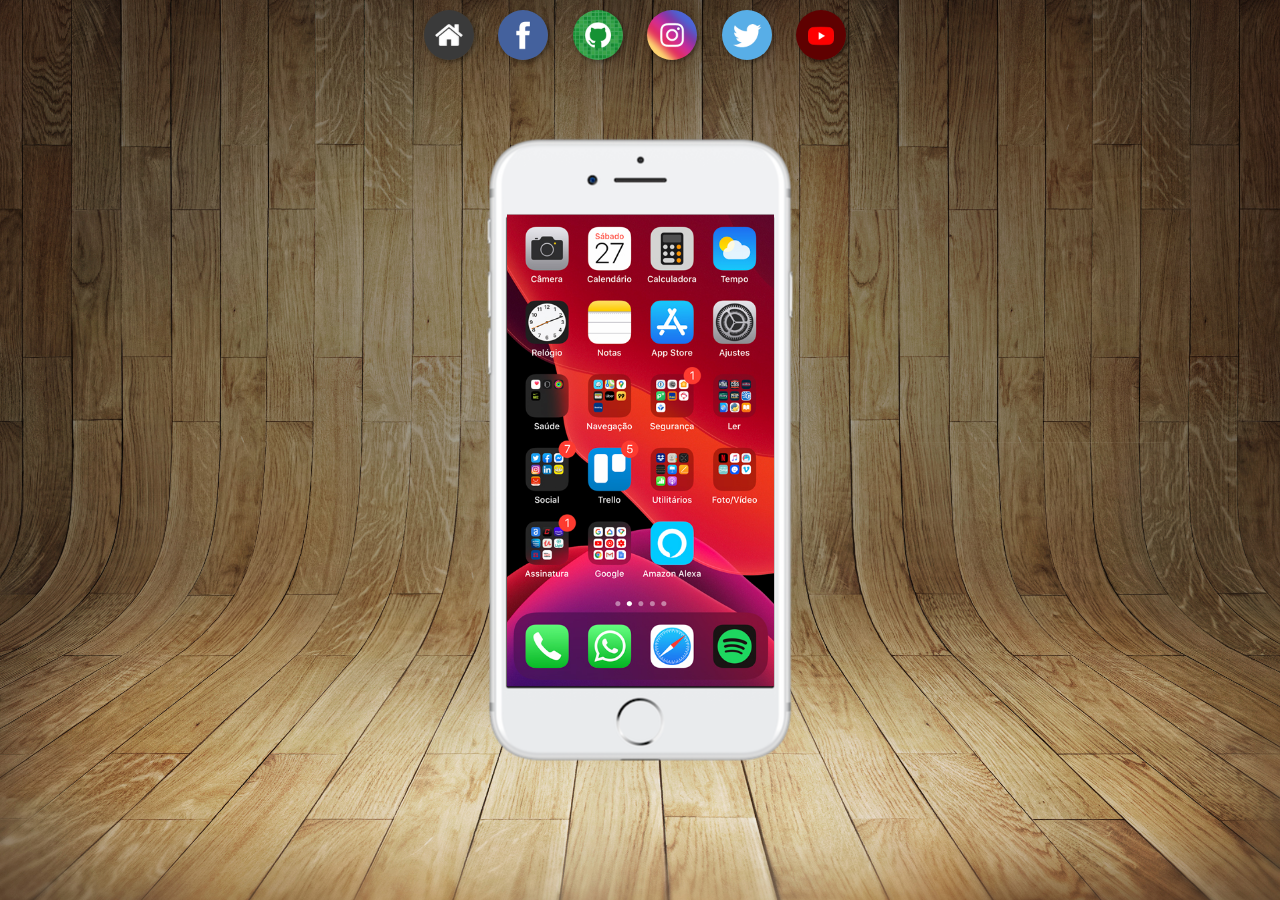
<file: index.html>
<!DOCTYPE html>
<html lang="pt-br">
<head>
    <meta charset="UTF-8">
    <meta http-equiv="X-UA-Compatible" content="IE=edge">
    <meta name="viewport" content="width=device-width, initial-scale=1.0">
    <title>Projeto Redes Sociais</title>
    <link rel="stylesheet" href="estilos/style.css">
    <link rel="shortcut icon" href="favicon.ico" type="image/x-icon">
</head>
<body>
    <main>
        <section id="phone">
            <iframe src="home.html" frameborder="0" name="screen" id="screen-phone">
                Seu navegador não é compatível
            </iframe>

        </section>

        <section id="social-medias">
            <a href="home.html" target="screen"><img src="imagens/logo-home.jpg" alt="home"></a>  
            
            <a href="facebook.html" target="screen"><img src="imagens/logo-facebook.jpg" alt="facebook"></a>
            
            <a href="github.html" target="screen"><img src="imagens/logo-github.jpg" alt="github"></a>  
           
            <a href="instagram.html" target="screen"><img src="imagens/logo-instagram.jpg" alt="instagram"></a>  
           
            <a href="twitter.html" target="screen"><img src="imagens/logo-twitter.jpg" alt="twitter"></a> 

            <a href="youtube.html" target="screen"><img src="imagens/logo-youtube.jpg" alt="youtube"></a>  
            
        </section>
    </main>
    
</body>
</html>
</file>
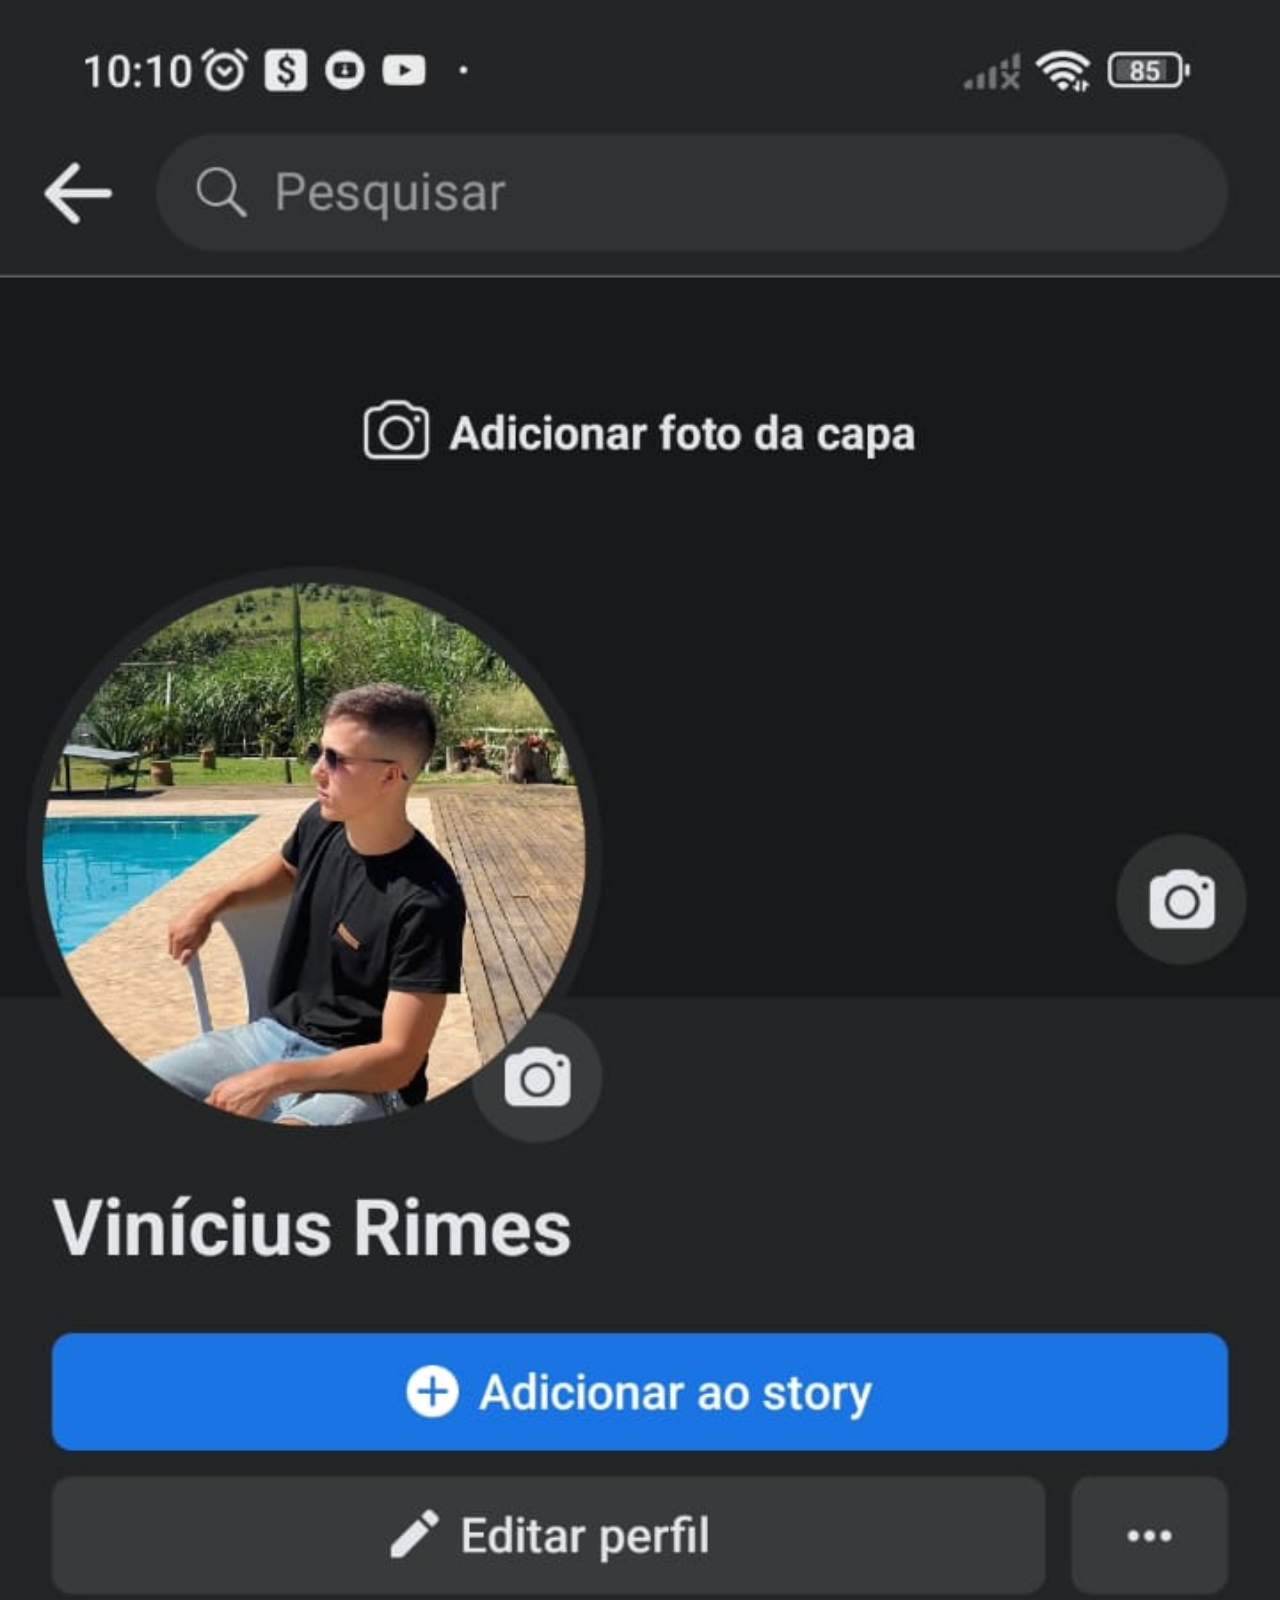
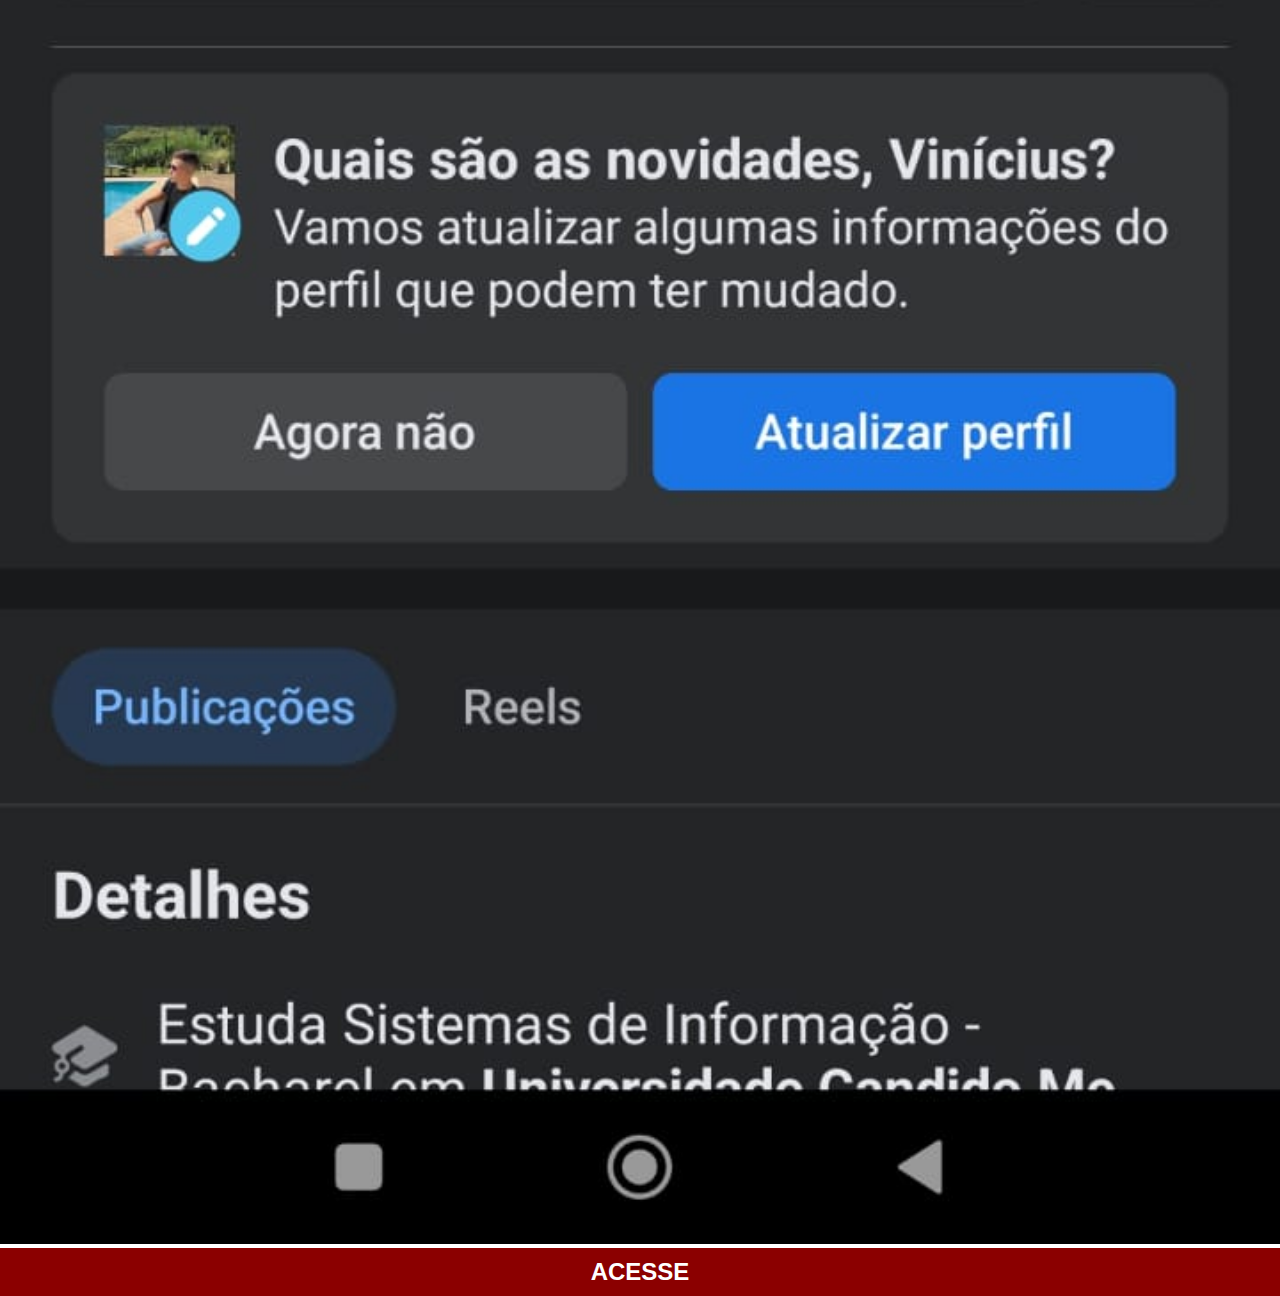
<file: facebook.html>
<!DOCTYPE html>
<html lang="pt-br">
<head>
    <meta charset="UTF-8">
    <meta http-equiv="X-UA-Compatible" content="IE=edge">
    <meta name="viewport" content="width=device-width, initial-scale=1.0">
    <title>Facebook</title>
    <link rel="stylesheet" href="estilos/social-medias.css">
</head>
<body>
    <img src="imagens/facebook.jpeg" alt="tela-youtube">
    <a href="https://www.facebook.com/vinicius.rimes.7/" target="_blank">ACESSE</a>
    
</body>
</html>
</file>
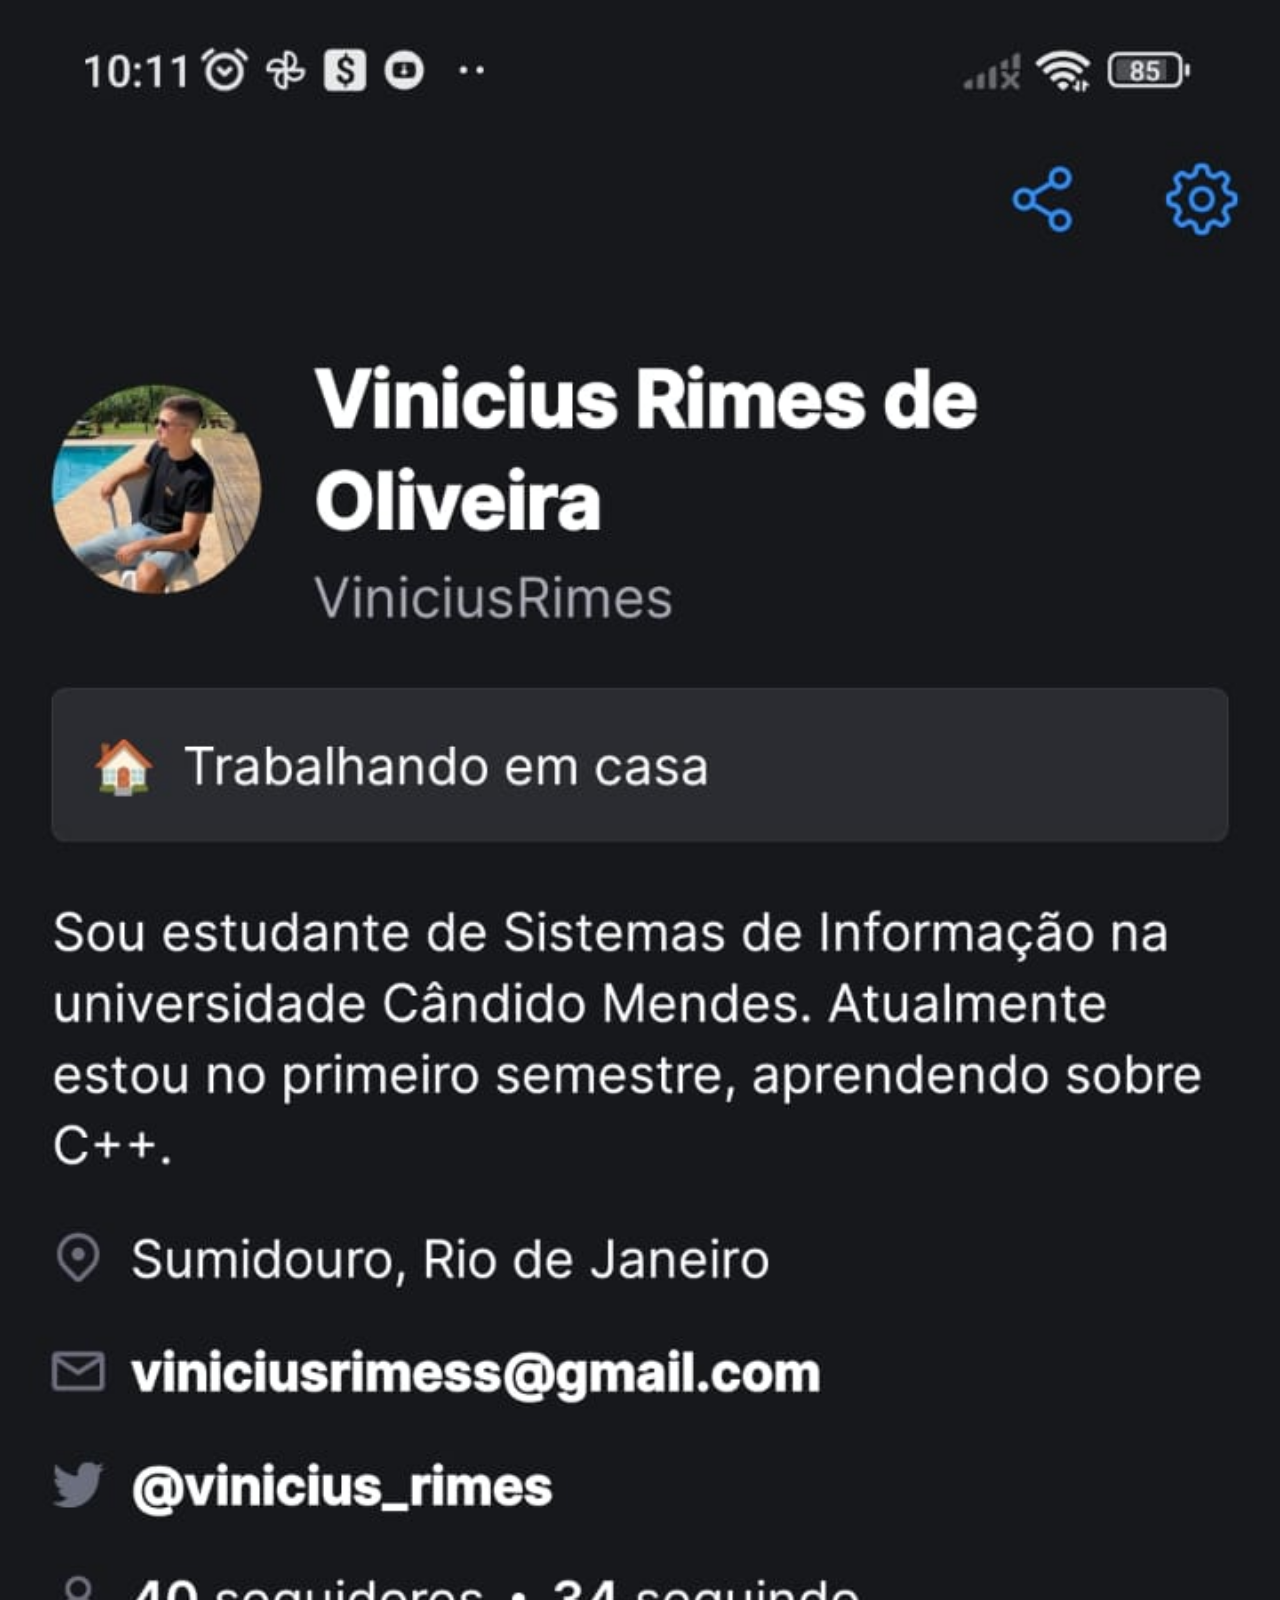
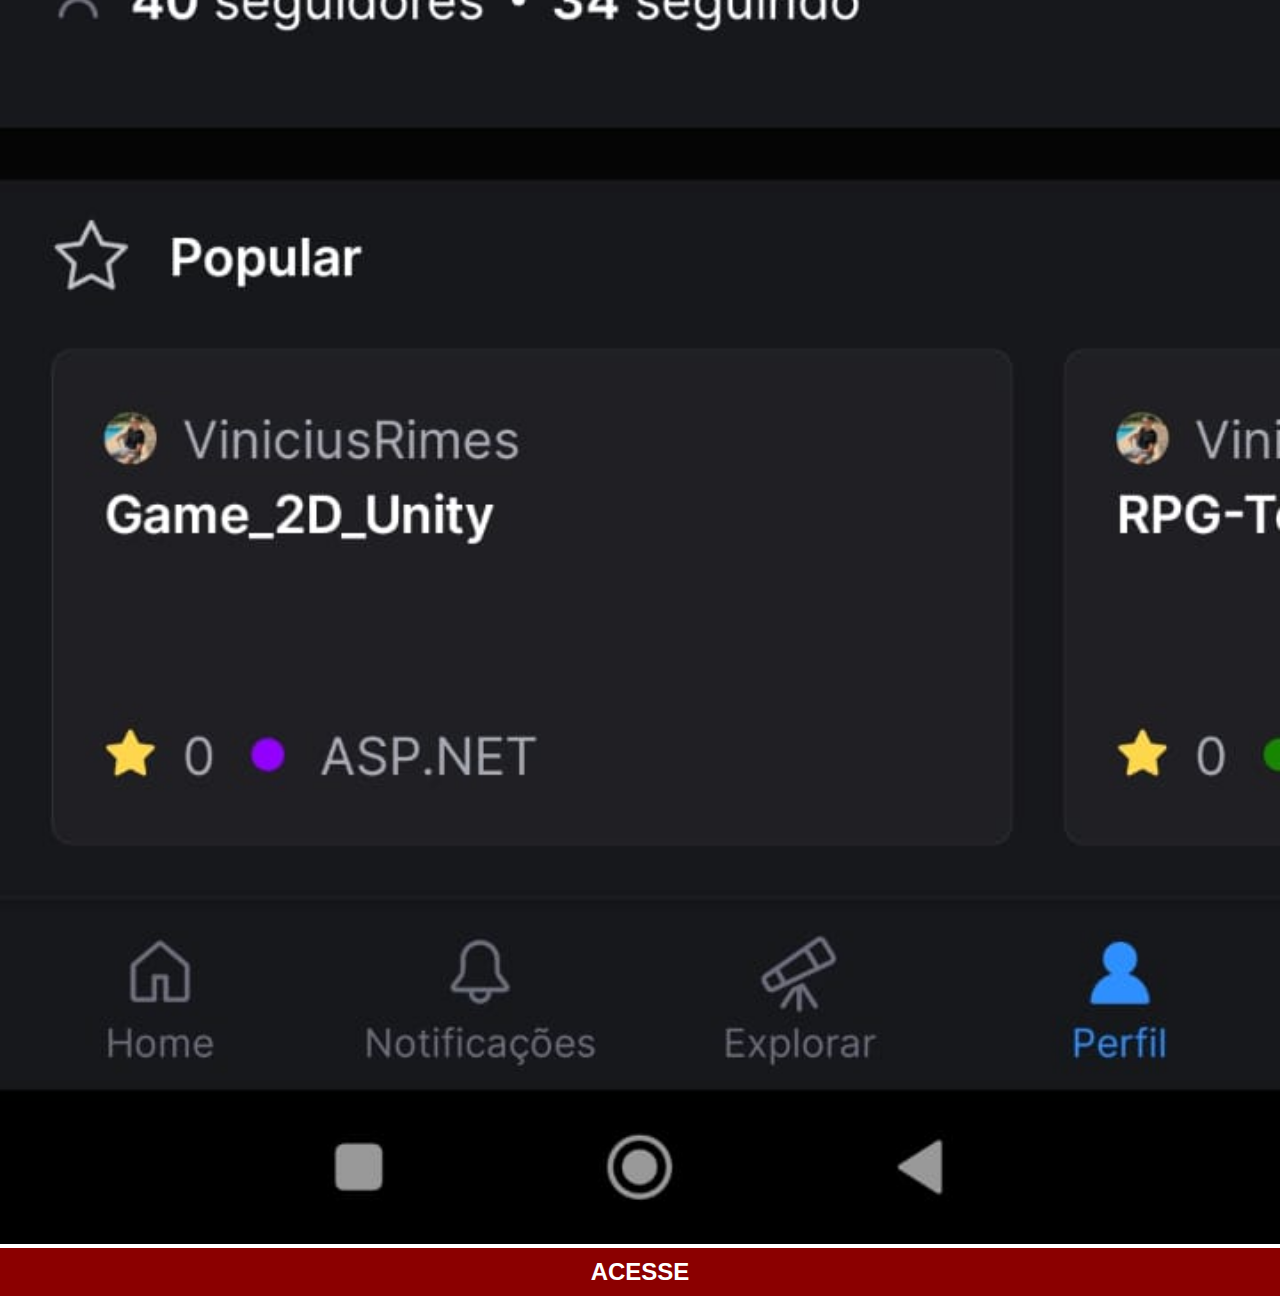
<file: github.html>
<!DOCTYPE html>
<html lang="pt-br">
<head>
    <meta charset="UTF-8">
    <meta http-equiv="X-UA-Compatible" content="IE=edge">
    <meta name="viewport" content="width=device-width, initial-scale=1.0">
    <title>GitHub</title>
    <link rel="stylesheet" href="estilos/social-medias.css">
    
</head>
<body>
    <img src="imagens/github.jpeg" alt="tela-youtube">
    <a href="https://github.com/viniciusrimes" target="_blank">ACESSE</a>
    
</body>
</html>
</file>
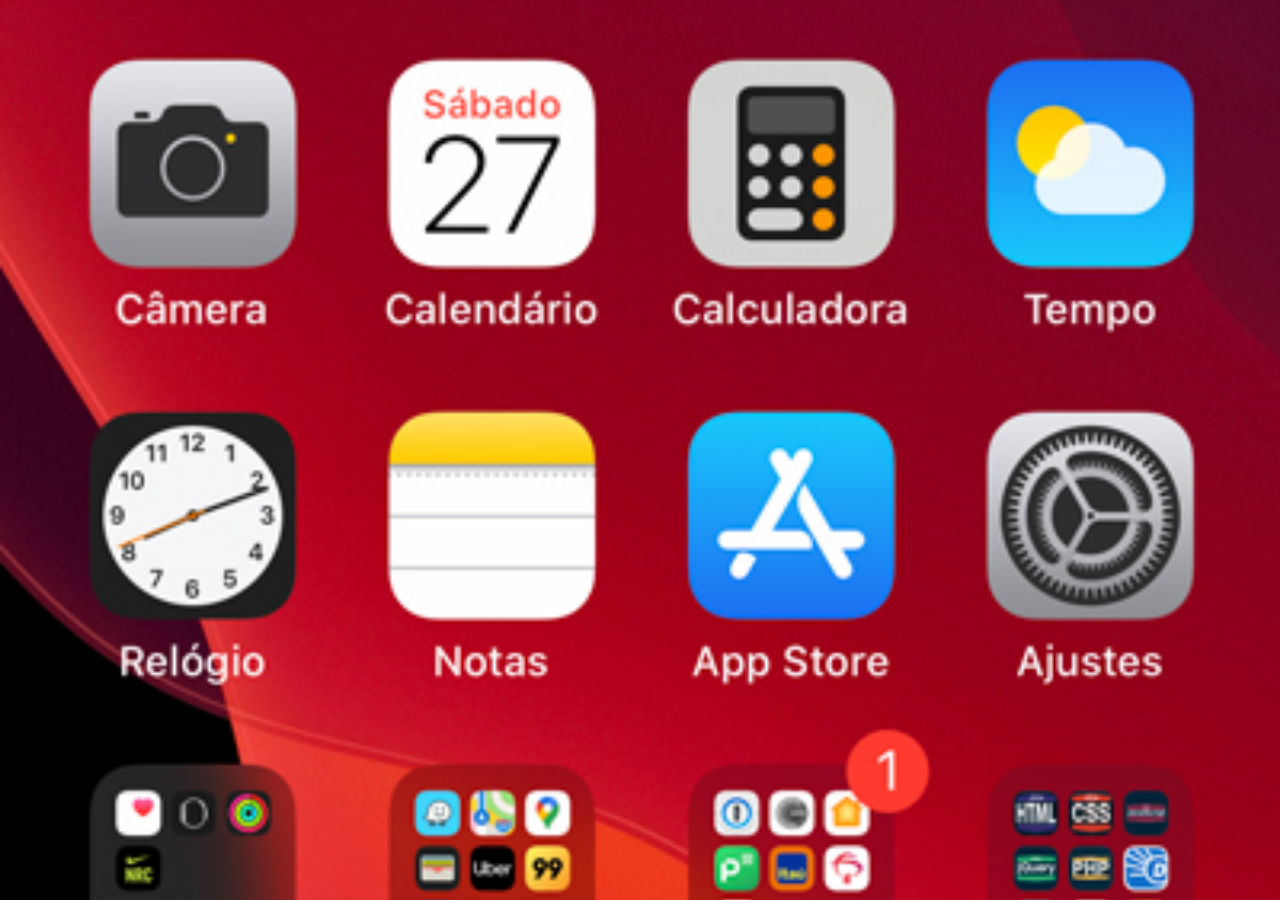
<file: home.html>
<!DOCTYPE html>
<html lang="pt-br">
<head>
    <meta charset="UTF-8">
    <meta http-equiv="X-UA-Compatible" content="IE=edge">
    <meta name="viewport" content="width=device-width, initial-scale=1.0">
    <title>Home</title>
    <style>
        *{
            margin: 0px;
            padding: 0px;
        }

        body{
            width: 100vw;
            height: 100vh;
            background: black url(imagens/tela-home.jpg) no-repeat top center fixed;
            background-size: cover;
        }

    </style>
</head>
<body>
    
</body>
</html>
</file>
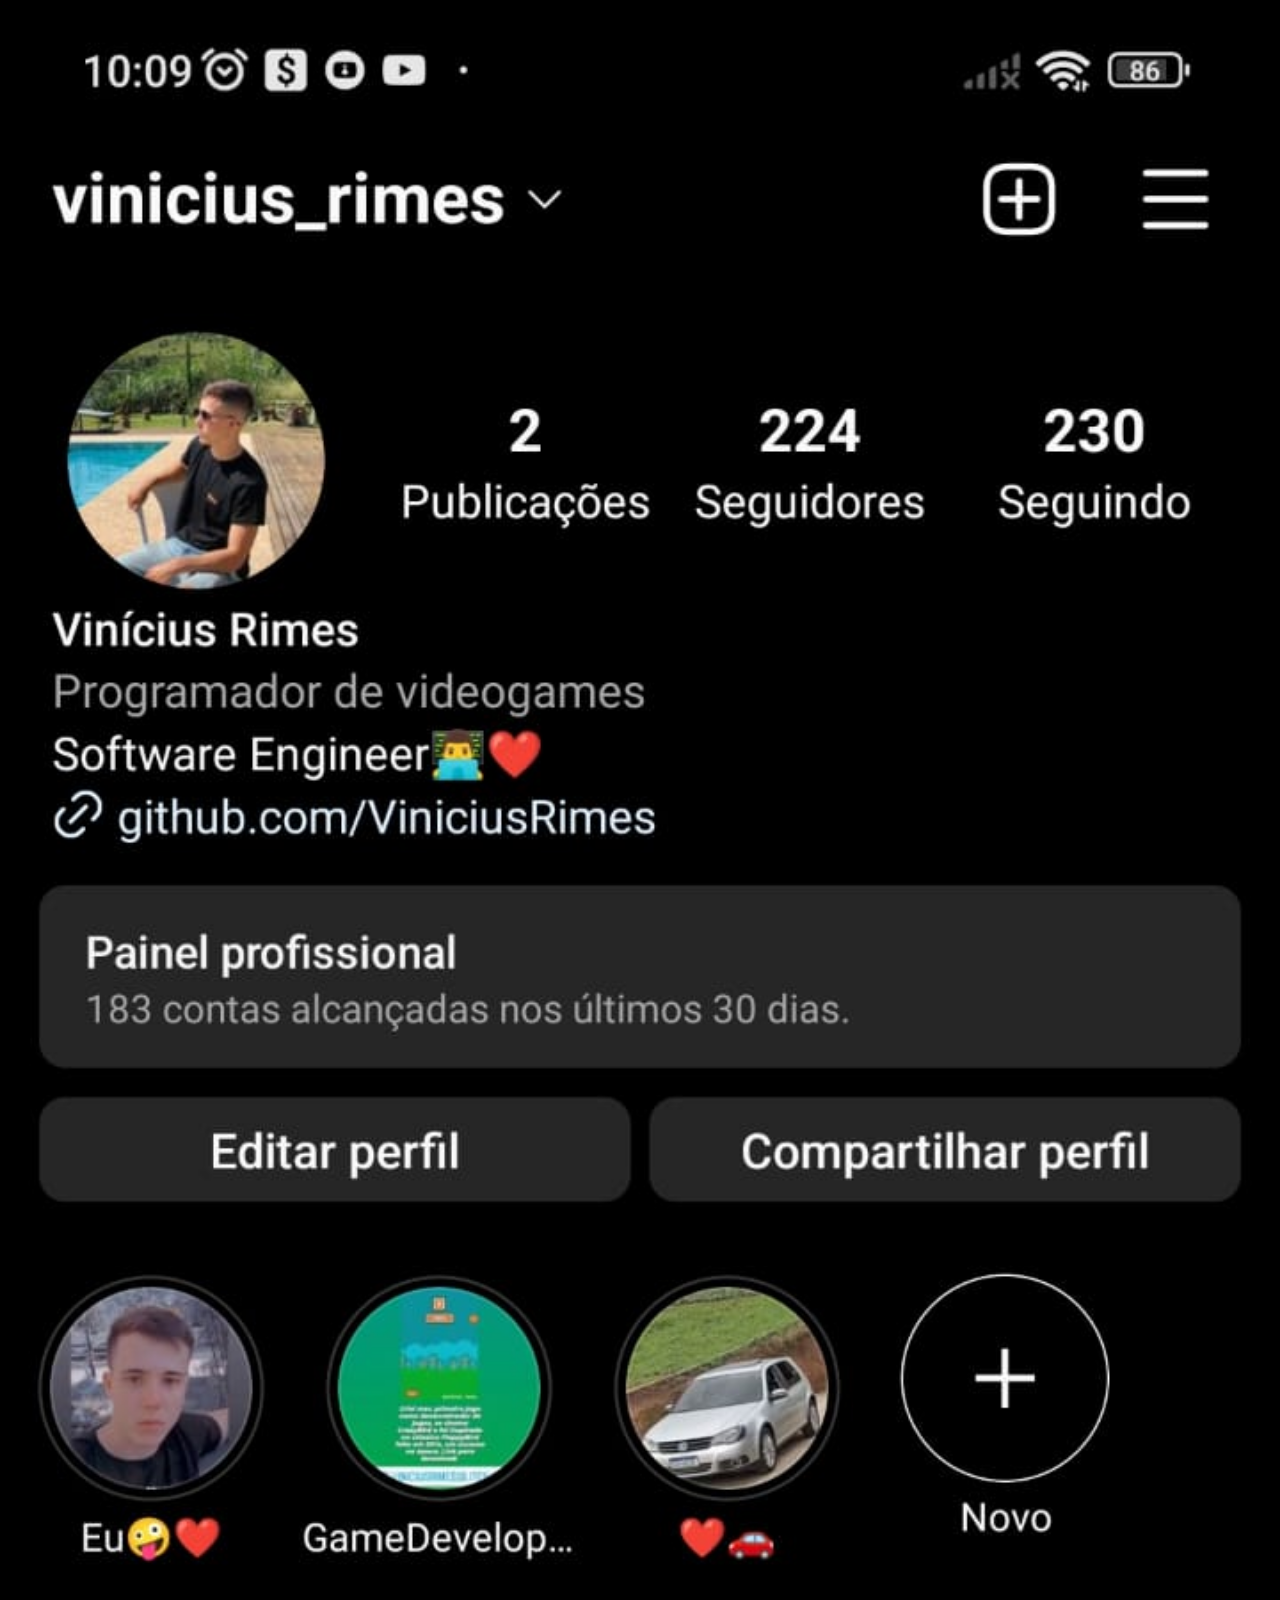
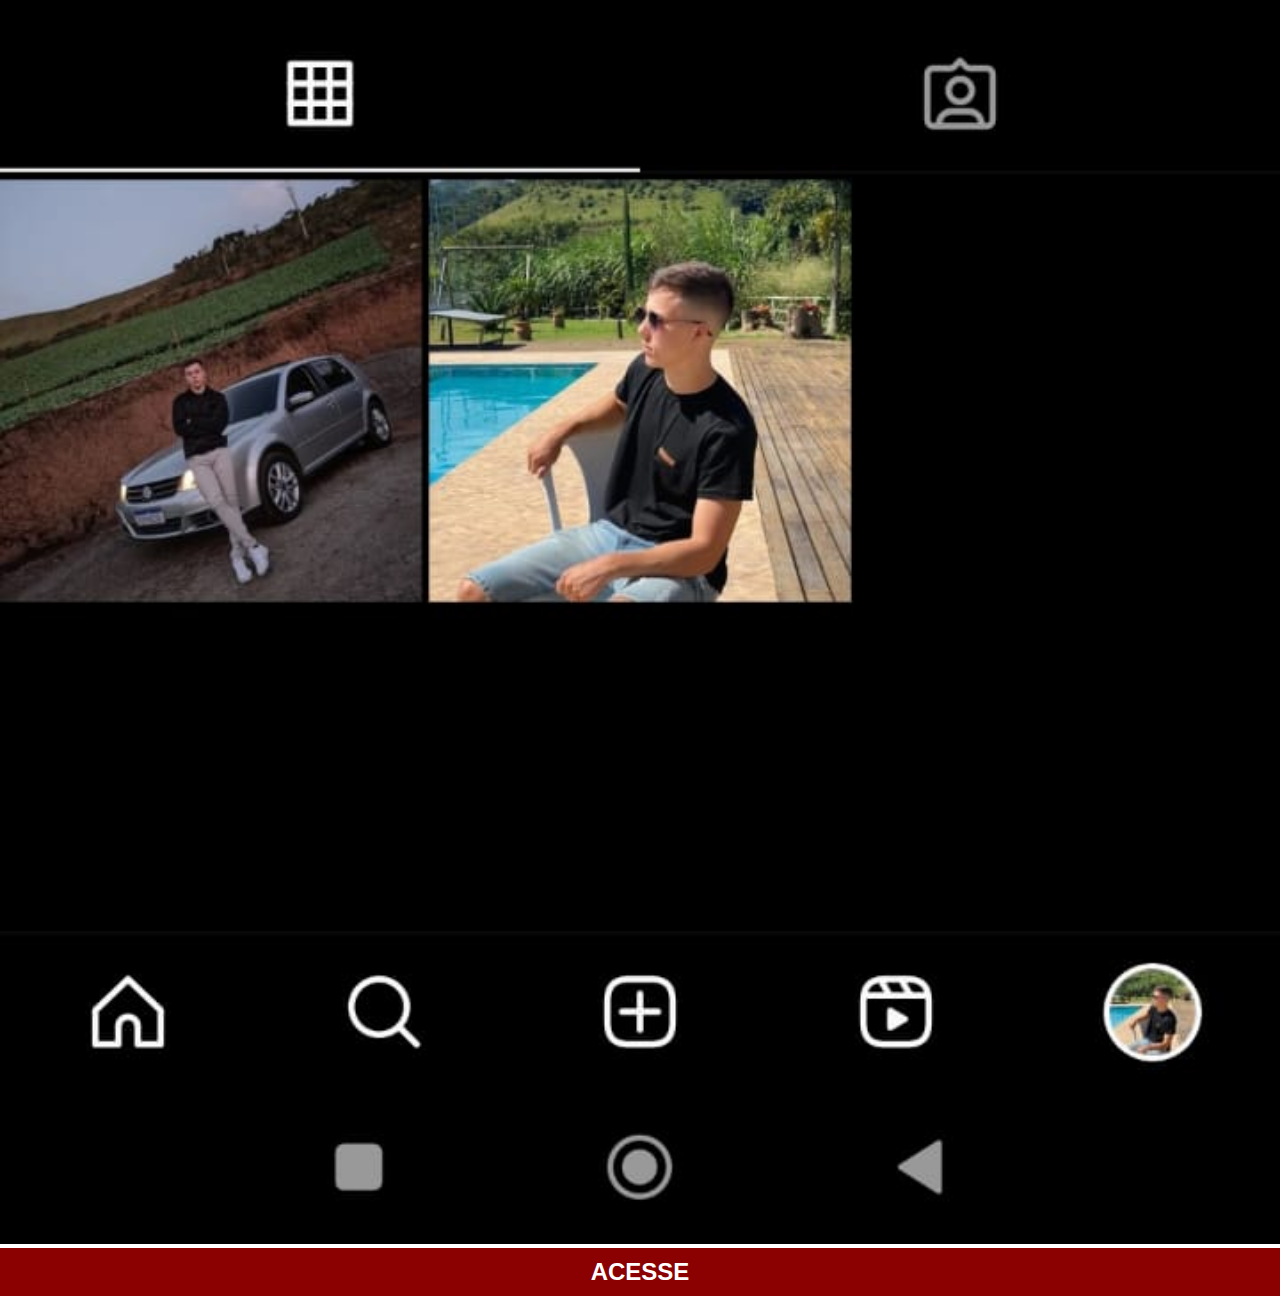
<file: instagram.html>
<!DOCTYPE html>
<html lang="pt-br">
<head>
    <meta charset="UTF-8">
    <meta http-equiv="X-UA-Compatible" content="IE=edge">
    <meta name="viewport" content="width=device-width, initial-scale=1.0">
    <title>Instagram</title>
    <link rel="stylesheet" href="estilos/social-medias.css">

</head>
<body>
    <img src="imagens/instagram.jpeg" alt="tela-youtube">
    <a href="https://www.instagram.com/vinicius_rimes/" target="_blank">ACESSE</a>
    
</body>
</html>
</file>
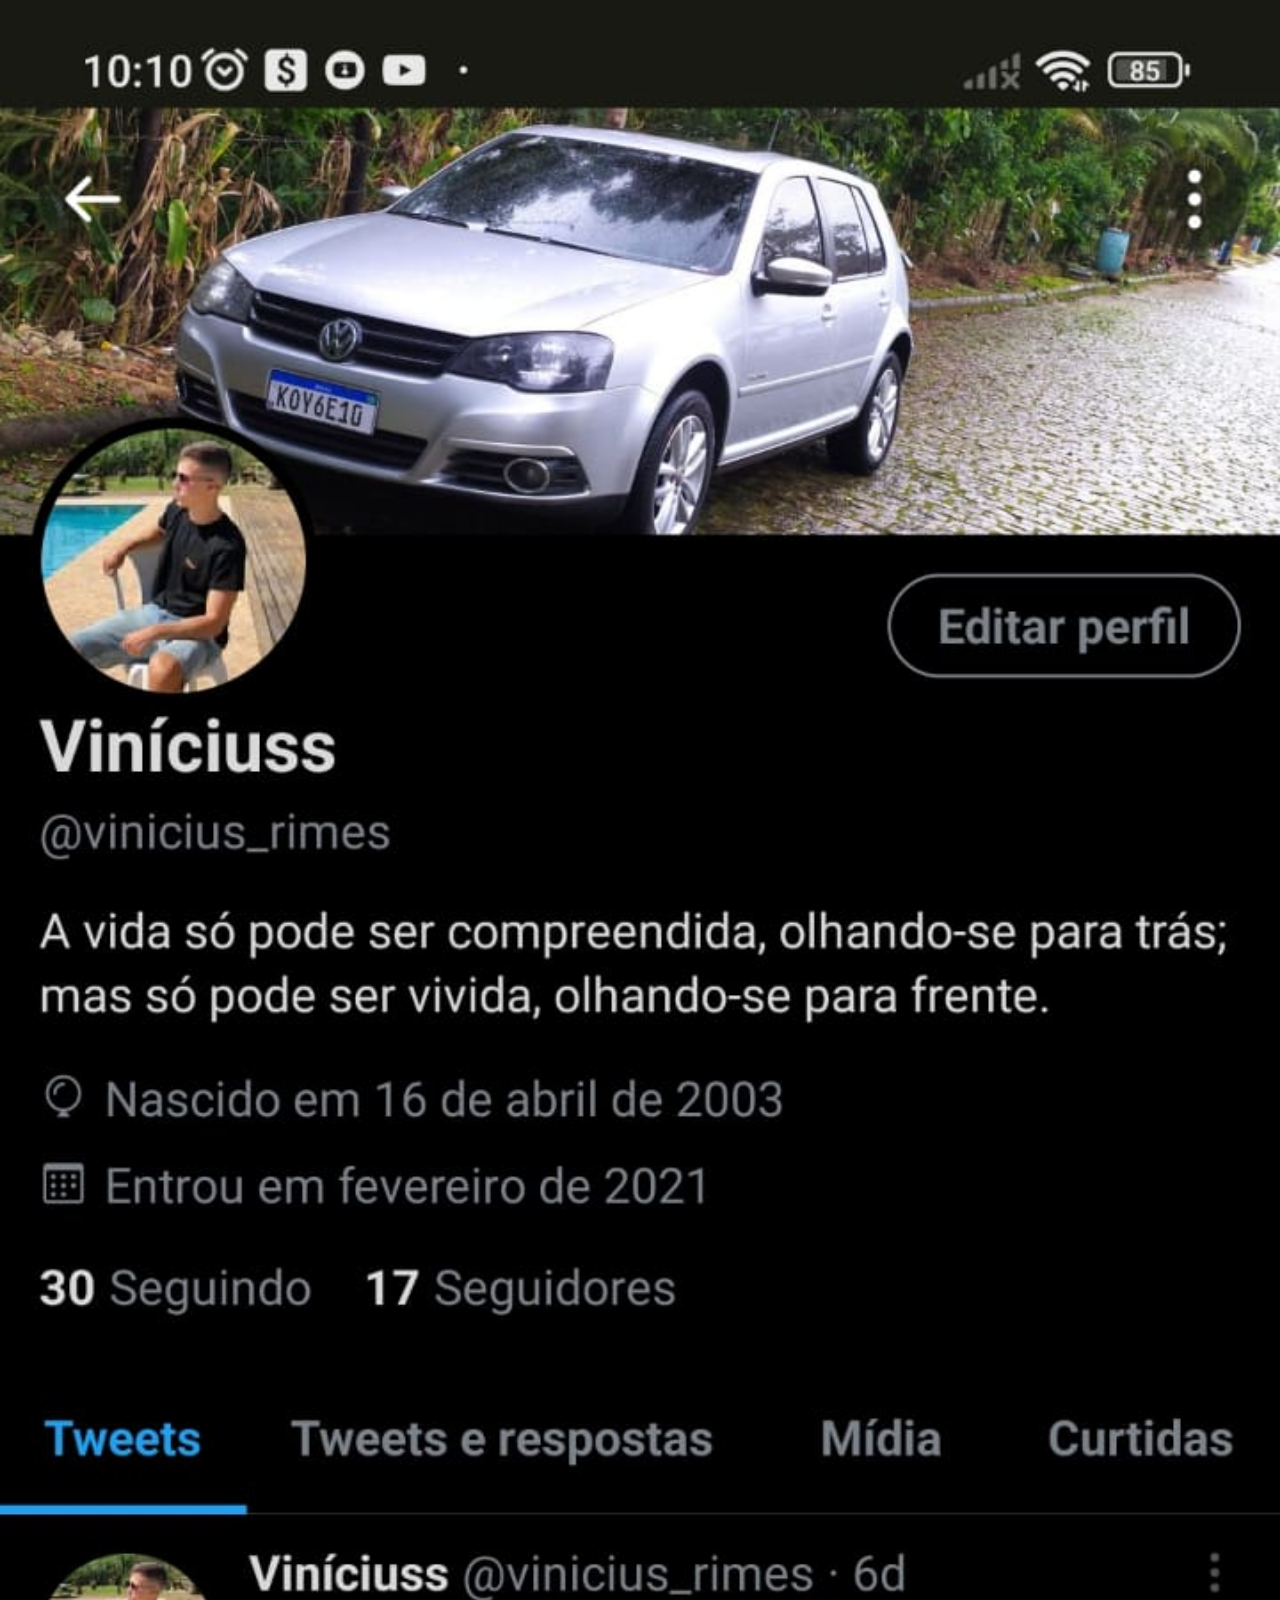
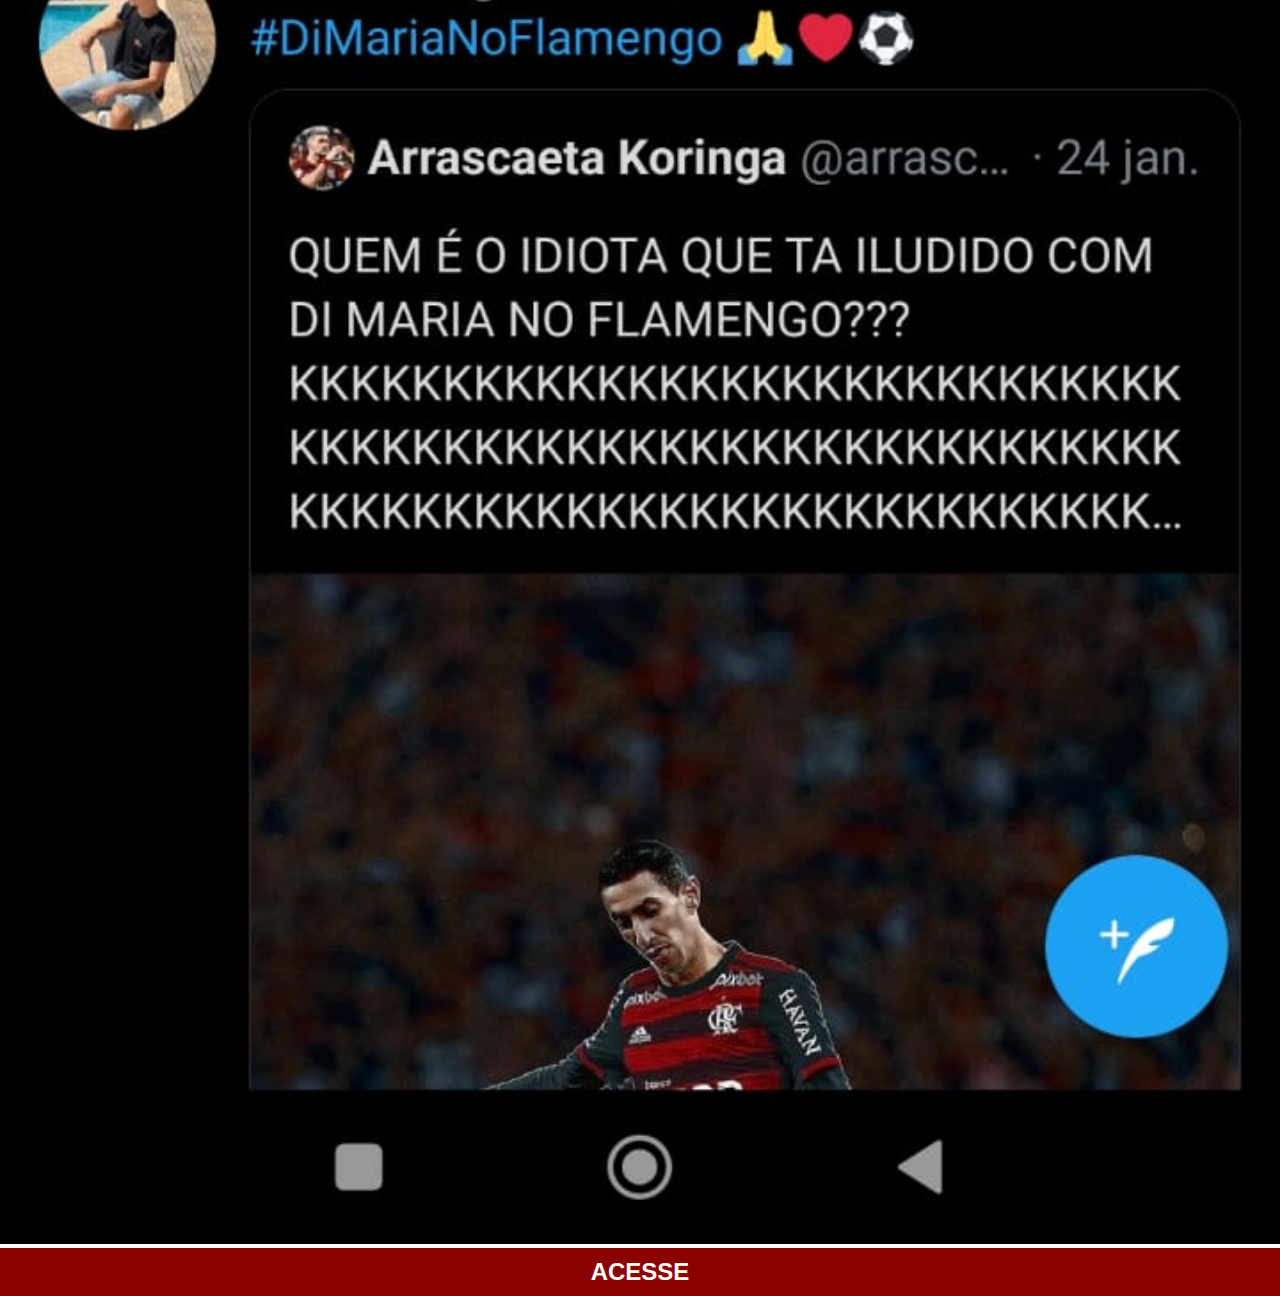
<file: twitter.html>
<!DOCTYPE html>
<html lang="pt-br">
<head>
    <meta charset="UTF-8">
    <meta http-equiv="X-UA-Compatible" content="IE=edge">
    <meta name="viewport" content="width=device-width, initial-scale=1.0">
    <title>Twitter</title>
    <link rel="stylesheet" href="estilos/social-medias.css">
</head>
<body>
    <img src="imagens/twitter.jpeg" alt="tela-youtube">
    <a href="https://twitter.com/vinicius_rimes" target="_blank">ACESSE</a>
    
</body>
</html>
</file>
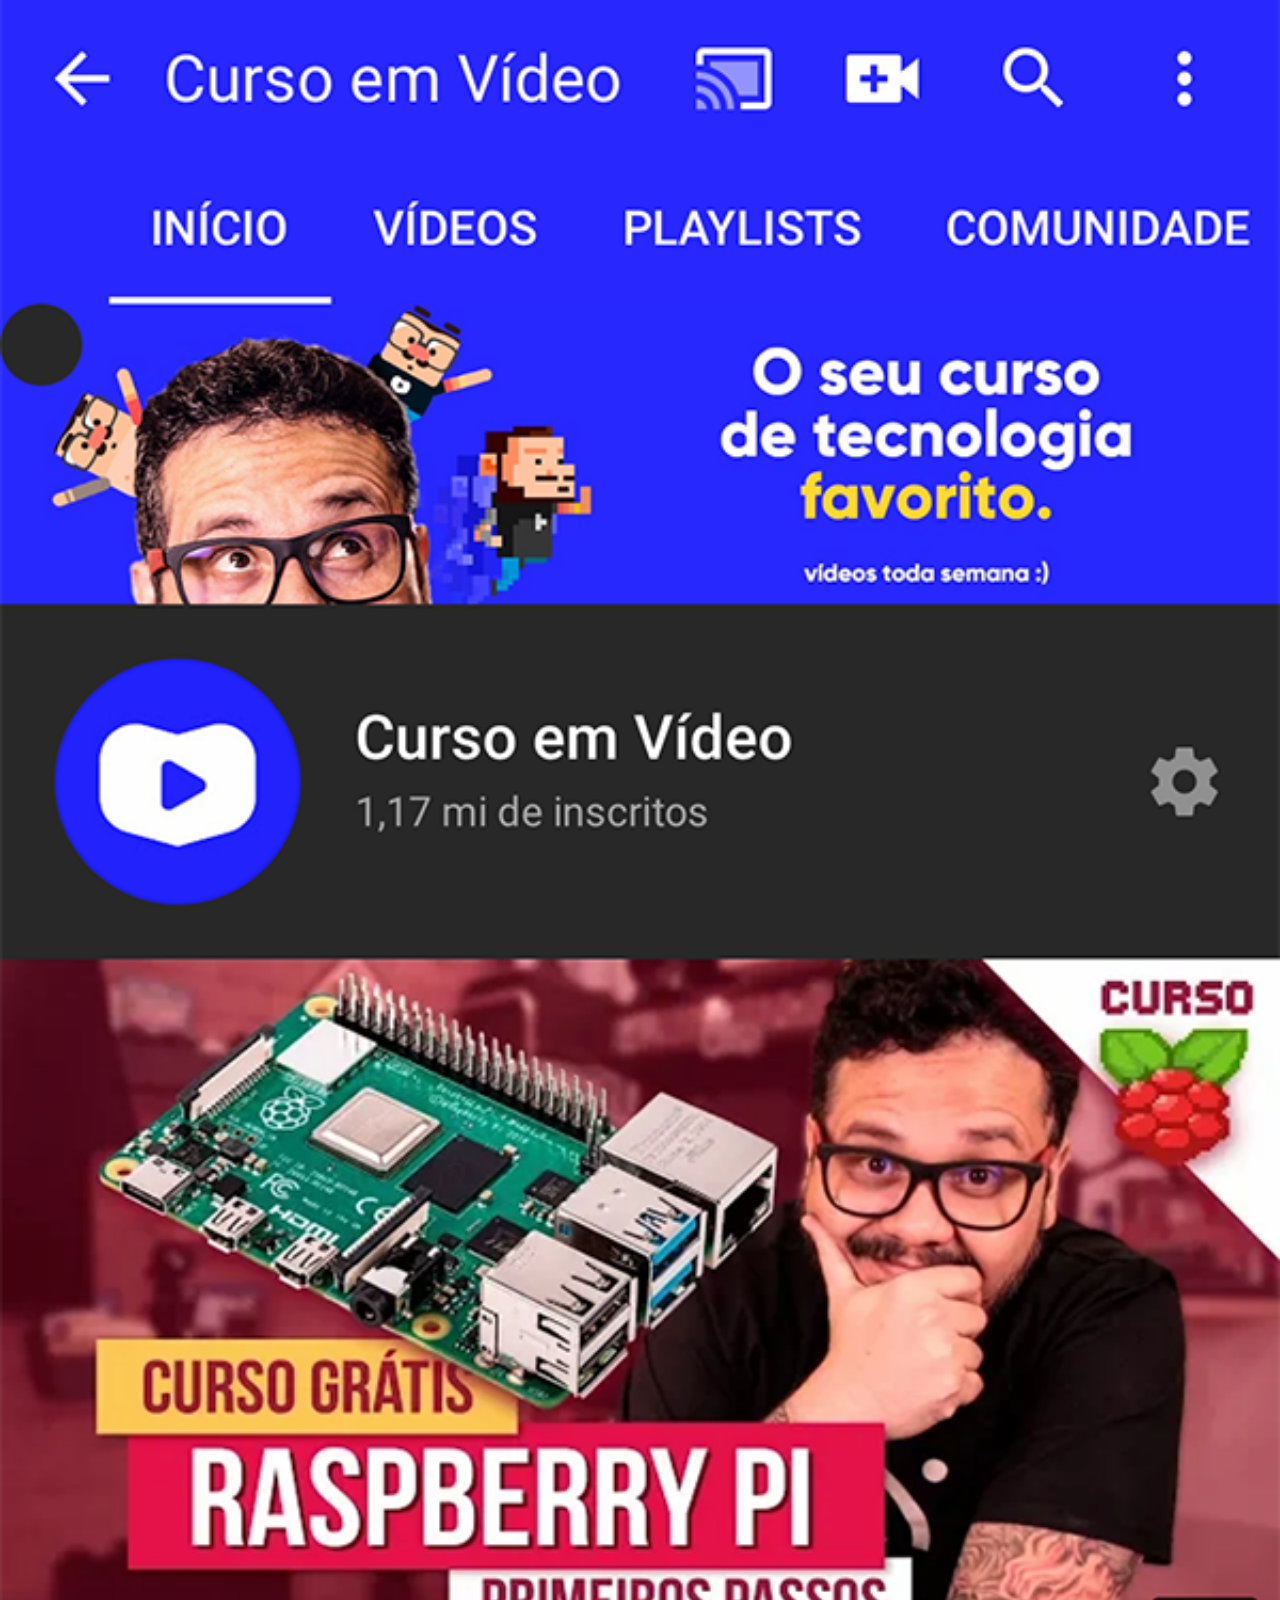
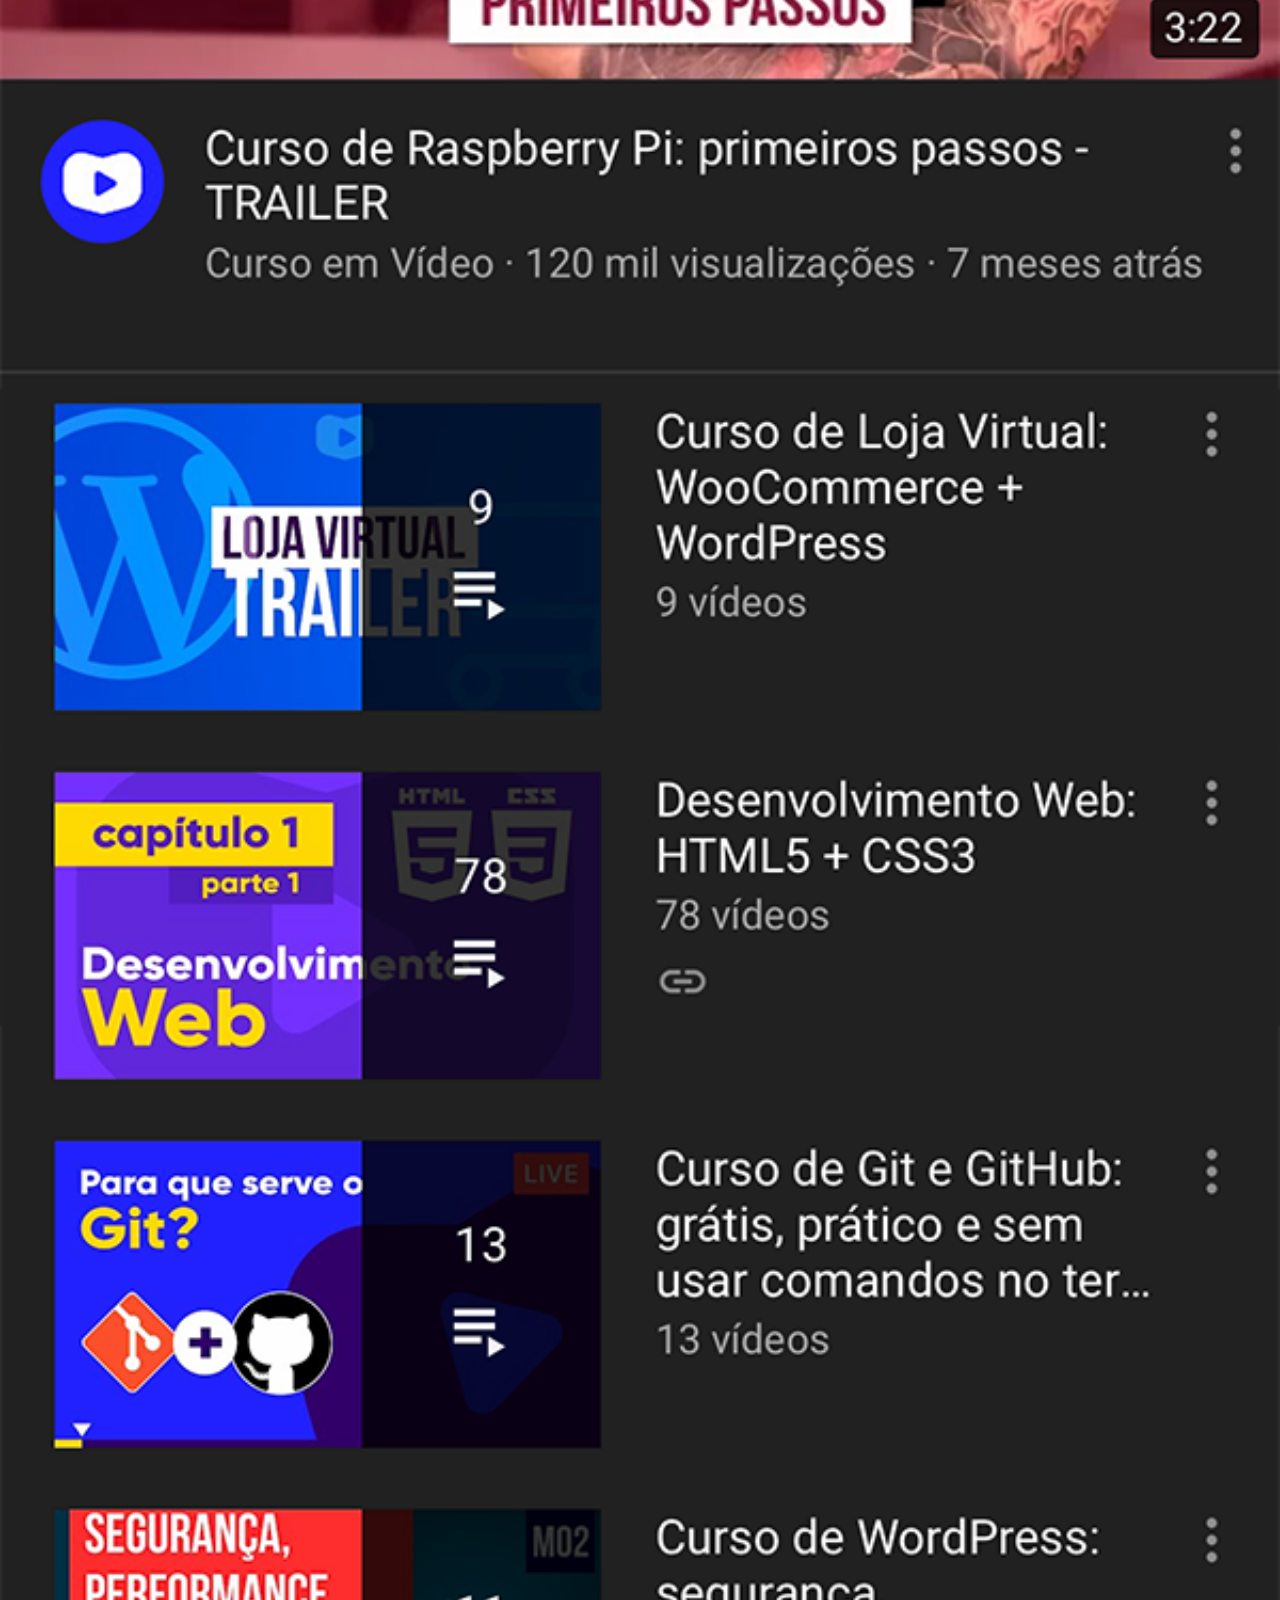
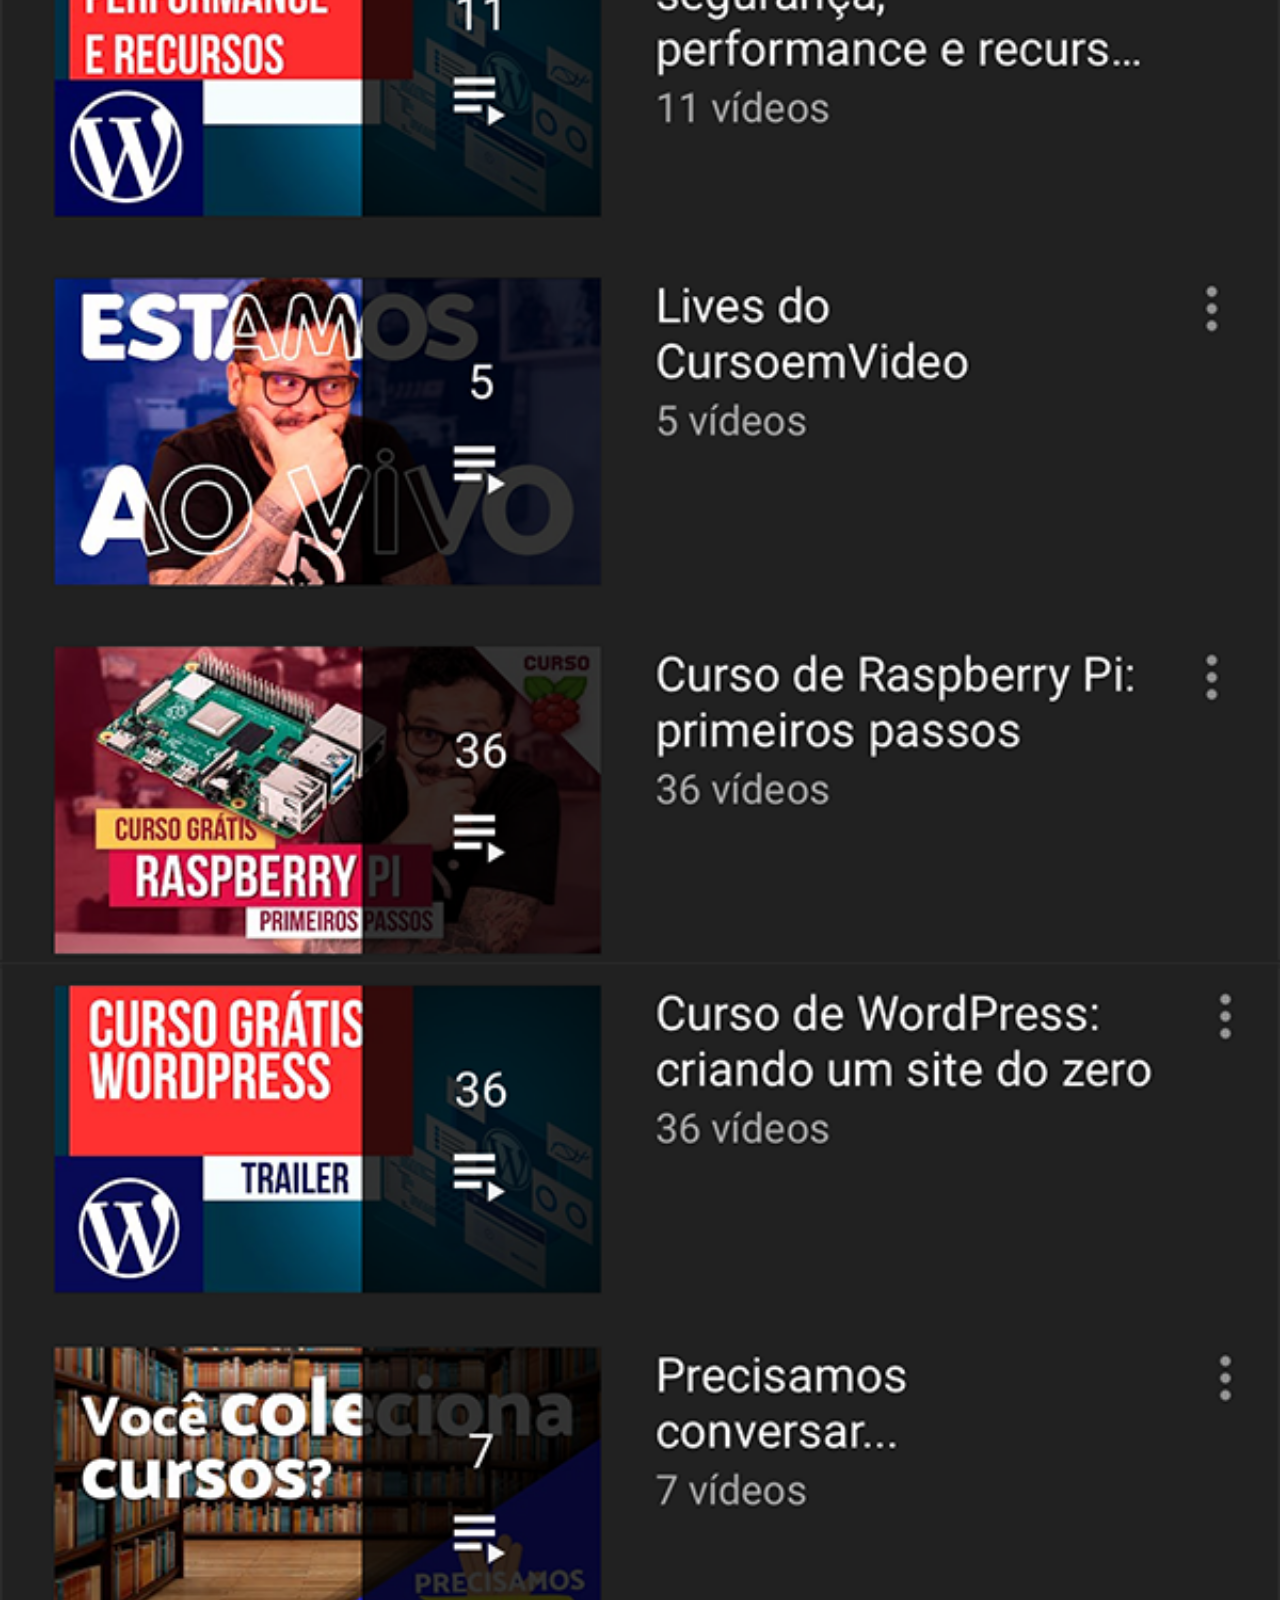
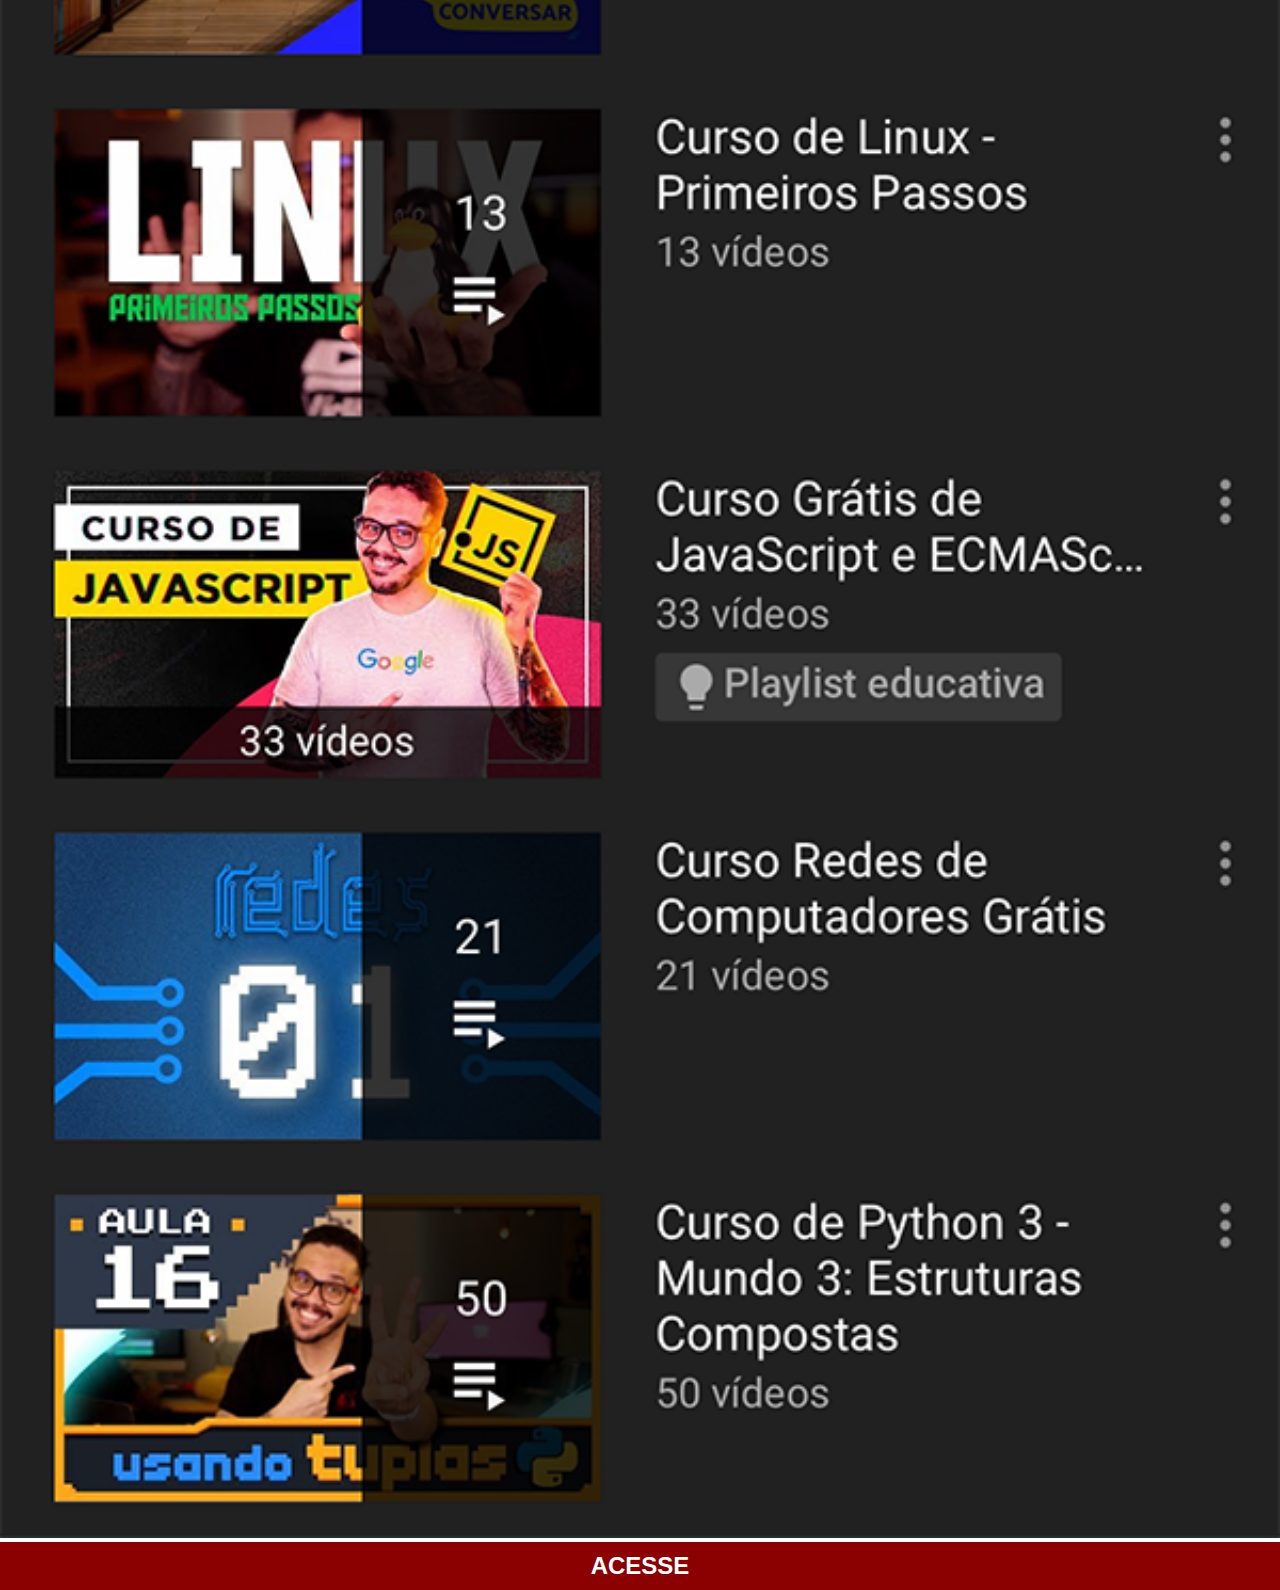
<file: youtube.html>
<!DOCTYPE html>
<html lang="pt-br">
<head>
    <meta charset="UTF-8">
    <meta http-equiv="X-UA-Compatible" content="IE=edge">
    <meta name="viewport" content="width=device-width, initial-scale=1.0">
    <title>Youtube</title>
    <link rel="stylesheet" href="estilos/social-medias.css">
</head>
<body>
    <img src="imagens/tela-youtube.png" alt="tela-youtube">
    <a href="https://www.youtube.com/@CursoemVideo/playlists" target="_blank">ACESSE</a>
    
</body>
</html>
</file>
<file: estilos/style.css>
@charset "UTF-8";

* {
    margin: 0px;
    padding: 0px;
    font-family: Arial, Helvetica, sans-serif;
}

html, body{
    height: 100vh;
    width: 100vw;
    background-color: black;
}

body{
    background: url(../imagens/fundo-madeira.jpg) no-repeat top center fixed;
    background-size: cover;
}

main{
    position: relative;
    height: 100vh;
}

section#phone{
    position: absolute;
    top: 50%;
    left: 50%;
    transform: translate(-50%, -50%);
    height: 627px;
    width: 311px;
    background-image: url(../imagens/frame-iphone.png);
}

iframe#screen-phone{
    position: relative;
    top: 50%;
    left: 50%;
    transform: translate(-50%, -50%);
    width: 267px;
    height: 472px;
}

section#social-medias{
    text-align: center;
    margin: 0px 10px 0px 0px;
}

section#social-medias img{
    width: 50px;
    margin: 10px;
    border-radius: 50%;
    box-shadow: 2px 2px 5px rgba(0, 0, 0, 0.39);
    box-sizing: border-box;
}

section#social-medias img:hover{
    transform: translate(-3px, -3px);
    box-shadow: 4px 4px 10px rgba(0, 0, 0, 0.39);
    transition: transform 0.4s;
}
</file>
<file: estilos/social-medias.css>
@charset "UTF-8";
        

        
* {
    margin: 0px;
    padding: 0px;
    font-family: Arial, Helvetica, sans-serif;
}

::-webkit-scrollbar{
    width: 0;
    height: 0;
}
img{
    width: 100vw;
}

a{
    display: block;
    background-color: darkred;
    text-align: center;
    color: white;
    padding: 10px;
    text-decoration: none;
    font-size: 1.5em;
    font-weight: bolder;
}

a:hover{
    text-decoration: underline;
}
</file>
